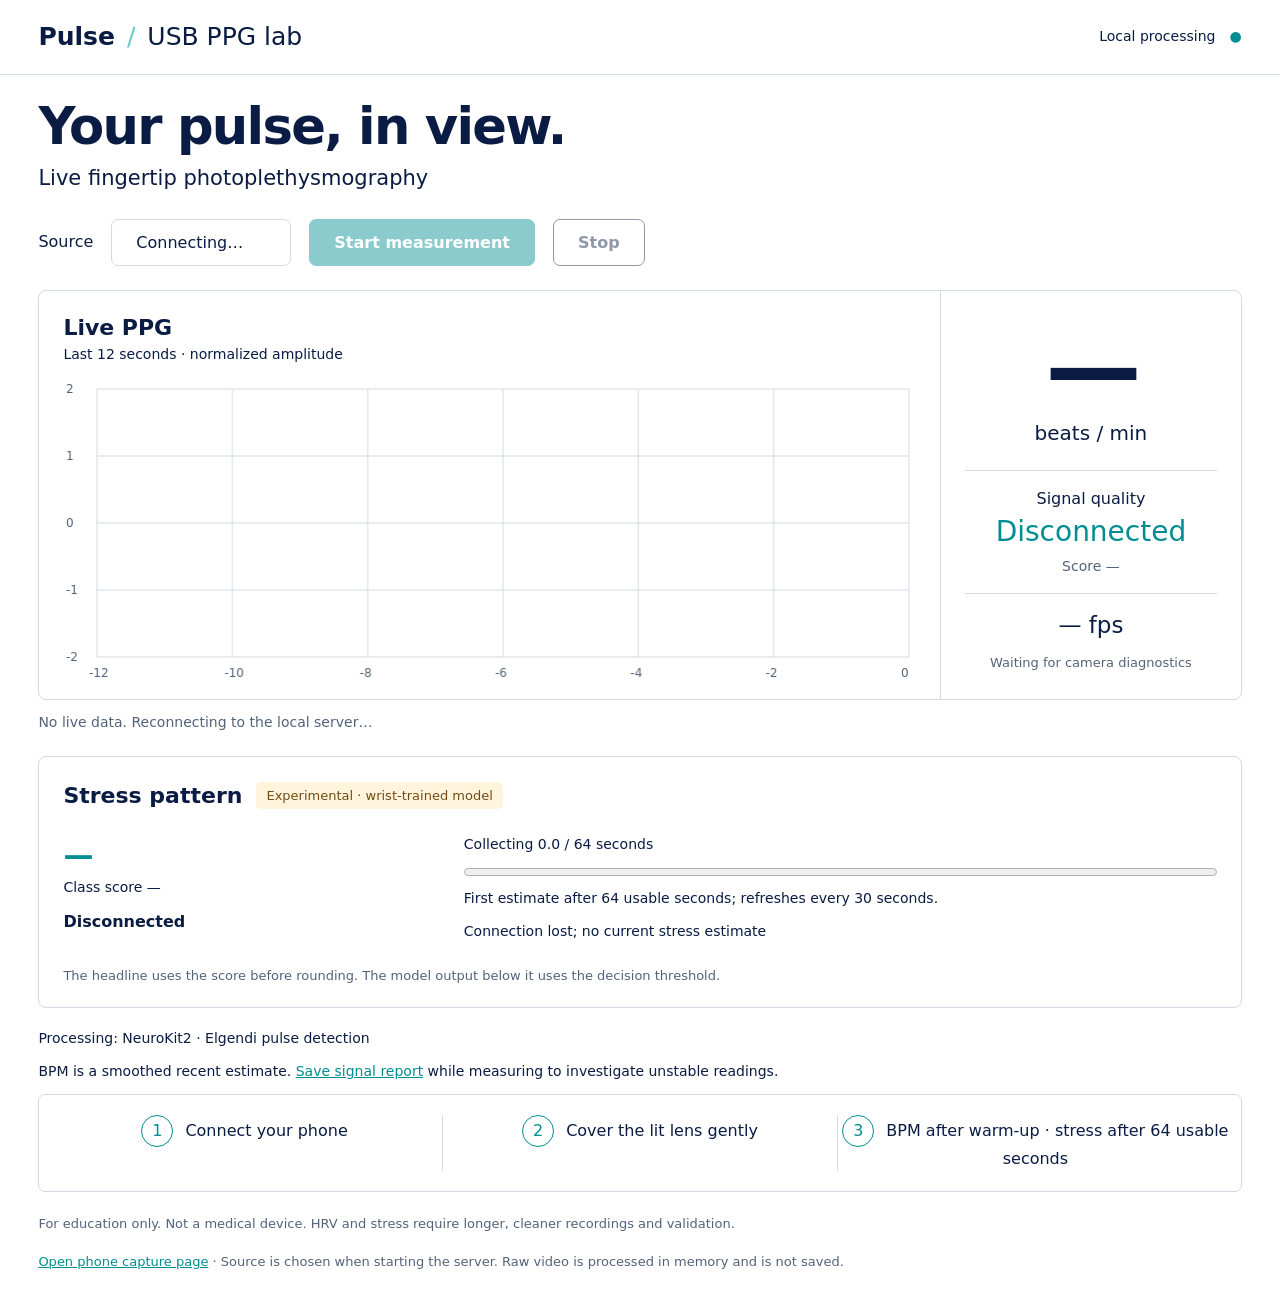
<file: static/index.html>
<!doctype html><html lang="en"><head><meta charset="utf-8"><meta name="viewport" content="width=device-width,initial-scale=1"><title>Pulse / USB PPG lab</title><link rel="icon" href="data:,"><link rel="stylesheet" href="/static/style.css?v=stress-rolling-2"></head><body>
<header><div class="brand"><b>Pulse</b><span>/</span>USB PPG lab</div><div class="local">Local processing</div></header>
<main><h1>Your pulse, in view.</h1><p class="subtitle">Live fingertip photoplethysmography</p>
<div class="controls"><span>Source</span><span id="source" class="source">Connecting…</span><button id="start" class="primary" disabled>Start measurement</button><button id="stop" disabled>Stop</button><span id="demo" class="notice"></span></div>
<section class="monitor"><div class="plot"><h2>Live PPG</h2><p class="caption">Last 12 seconds · normalized amplitude</p><canvas id="wave" role="img" aria-label="Live PPG waveform, normalized amplitude over the last 12 seconds"></canvas></div><aside class="metrics"><div><div id="bpm" class="bpm">—</div><div class="units">beats / min</div></div><div class="qualitybox">Signal quality<div id="quality">Connecting</div><div id="score">Score —</div></div><div id="fps">— fps</div><div id="diagnostics" class="diagnostics">Waiting for camera diagnostics</div></aside></section>
<p class="status" id="status" role="status">Connecting to local server…</p>
<section class="stress-panel" aria-labelledby="stress-title">
<div class="stress-heading"><h2 id="stress-title">Stress pattern</h2><span class="experimental">Experimental · wrist-trained model</span></div>
<div class="stress-layout"><div><div id="stress-label" class="stress-label">—</div><p id="stress-model-label" class="caption" hidden></p><p id="stress-score" class="caption">Class score —</p><p id="stress-state" class="stress-state" role="status">Connecting</p></div>
<div><label for="stress-progress" id="stress-progress-label">Collecting 0 / 64 seconds</label><progress id="stress-progress" value="0" max="64"></progress><p id="stress-timing" class="caption">First estimate after 64 usable seconds; refreshes every 30 seconds.</p><p id="stress-reason" class="caption">Waiting for the local monitor</p></div></div>
<p id="stress-prv" class="caption"></p><p id="stress-history" class="caption" hidden></p>
<p class="stress-limit">The headline uses the score before rounding. The model output below it uses the decision threshold.</p>
</section>
<p class="caption">Processing: NeuroKit2 · Elgendi pulse detection</p>
<p class="caption">BPM is a smoothed recent estimate. <a href="/api/signal-report" download="pulse-signal-report.json">Save signal report</a> while measuring to investigate unstable readings.</p>
<ol class="steps"><li>Connect your phone</li><li>Cover the lit lens gently</li><li>BPM after warm-up · stress after 64 usable seconds</li></ol>
<footer><p>For education only. Not a medical device. HRV and stress require longer, cleaner recordings and validation.</p><p id="phoneLink"><a href="/phone">Open phone capture page</a> · Source is chosen when starting the server. Raw video is processed in memory and is not saved.</p></footer></main><script src="/static/monitor.js?v=stress-labels-2"></script></body></html>
</file>
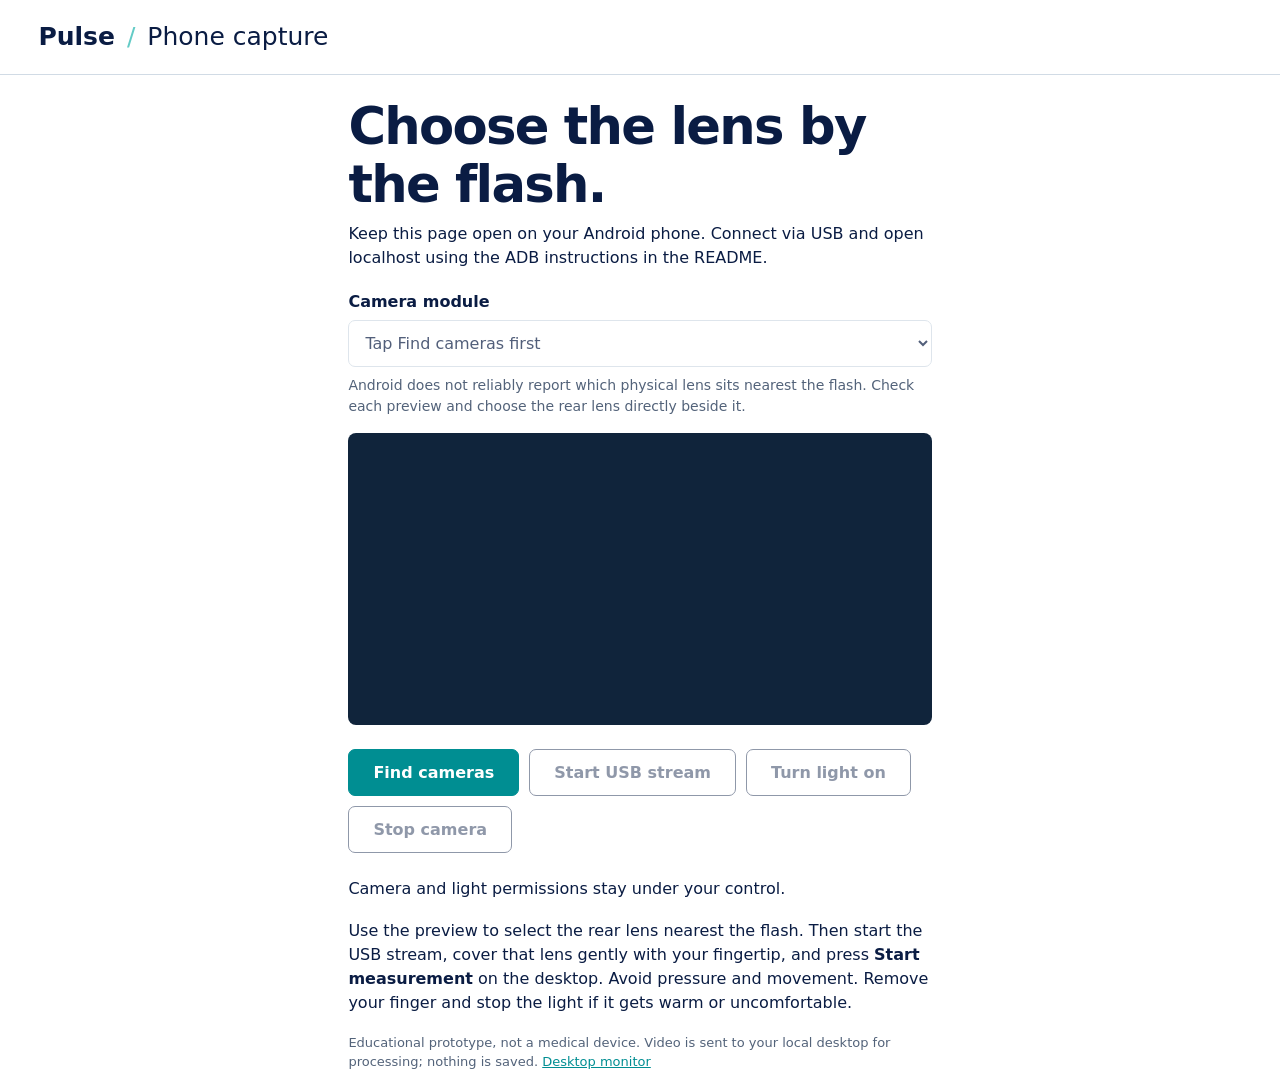
<file: static/phone.html>
<!doctype html><html lang="en"><head><meta charset="utf-8"><meta name="viewport" content="width=device-width,initial-scale=1"><title>Pulse / Phone capture</title><link rel="stylesheet" href="/static/style.css"><link rel="stylesheet" href="/static/camera-selector.css"></head><body><header><div class="brand"><b>Pulse</b><span>/</span>Phone capture</div></header><main class="phone"><h1>Choose the lens by the flash.</h1><p>Keep this page open on your Android phone. Connect via USB and open localhost using the ADB instructions in the README.</p><label class="camera-label" for="camera">Camera module</label><select id="camera" disabled><option>Tap Find cameras first</option></select><p class="camera-help">Android does not reliably report which physical lens sits nearest the flash. Check each preview and choose the rear lens directly beside it.</p><video id="video" autoplay muted playsinline></video><div class="controls"><button id="discover" class="primary">Find cameras</button><button id="capture" disabled>Start USB stream</button><button id="torch" disabled>Turn light on</button><button id="end" disabled>Stop camera</button></div><p id="message" role="status">Camera and light permissions stay under your control.</p><p>Use the preview to select the rear lens nearest the flash. Then start the USB stream, cover that lens gently with your fingertip, and press <b>Start measurement</b> on the desktop. Avoid pressure and movement. Remove your finger and stop the light if it gets warm or uncomfortable.</p><footer>Educational prototype, not a medical device. Video is sent to your local desktop for processing; nothing is saved. <a href="/">Desktop monitor</a></footer></main><script src="/static/phone.js"></script></body></html>
</file>
<file: static/style.css>
:root {
  --ink: #0a1c43;
  --teal: #008e92;
  --line: #d1dbe5;
  --muted: #53637a;
}

* { box-sizing: border-box; }
body { margin: 0; background: #fff; color: var(--ink); font: 16px/1.5 system-ui, -apple-system, sans-serif; }
header { padding: 18px 3%; border-bottom: 1px solid var(--line); display: flex; justify-content: space-between; align-items: center; }
.brand { font-size: 25px; }
.brand b { font-weight: 750; }
.brand span { color: #63cbc6; padding: 0 12px; }
.local { font-size: 14px; }
.local::after { content: '●'; color: var(--teal); margin-left: 14px; }
main { max-width: 1480px; padding: 22px 3% 12px; margin: auto; }
h1 { font-size: clamp(32px, 4vw, 54px); line-height: 1.15; letter-spacing: -1.7px; margin: 0 0 8px; }
p { margin: 0 0 18px; }
.subtitle { font-size: 21px; }
.controls { display: flex; align-items: center; gap: 18px; flex-wrap: wrap; margin: 24px 0; }
button, .source { font: 600 16px system-ui; border: 1px solid var(--ink); border-radius: 7px; padding: 13px 24px; background: white; color: var(--ink); }
button { cursor: pointer; }
button.primary { background: var(--teal); border-color: var(--teal); color: white; }
button:disabled { opacity: .45; cursor: default; }
button:focus-visible, a:focus-visible { outline: 3px solid #e59e22; outline-offset: 4px; }
.source { border-color: var(--line); min-width: 180px; font-weight: 400; }
.monitor { display: grid; grid-template-columns: minmax(0, 3fr) minmax(225px, 1fr); border: 1px solid var(--line); border-radius: 8px; overflow: hidden; }
.plot { padding: 20px 24px 12px; min-width: 0; }
h2 { font-size: 22px; margin: 0; }
.caption { font-size: 14px; margin: 0 0 12px; }
.plot canvas { width: 100%; height: 310px; display: block; }
.metrics { border-left: 1px solid var(--line); padding: 24px; text-align: center; display: flex; flex-direction: column; justify-content: center; }
.bpm { font-size: 96px; line-height: 1.05; font-weight: 700; letter-spacing: -5px; }
.units { font-size: 20px; }
.qualitybox { padding: 16px 0; margin: 22px 0 14px; border-top: 1px solid var(--line); border-bottom: 1px solid var(--line); }
#quality { font-size: 28px; color: var(--teal); }
#quality[data-level="poor"] { color: #b14a35; }
#quality[data-level="warming up"], #quality[data-level="waiting"], #quality[data-level="tracking"] { color: #92580c; }
#score { font-size: 14px; color: var(--muted); margin-top: 3px; }
#fps { font-size: 23px; }
.diagnostics { color: var(--muted); font-size: 13px; line-height: 1.45; margin-top: 12px; }
.status { min-height: 30px; color: var(--muted); font-size: 14px; margin: 12px 0; }
.steps { display: flex; border: 1px solid var(--line); border-radius: 7px; padding: 20px 8px; list-style: none; margin: 12px 0 22px; counter-reset: step; }
.steps li { flex: 1; text-align: center; border-right: 1px solid var(--line); }
.steps li:last-child { border: 0; }
.steps li::before { counter-increment: step; content: counter(step); display: inline-grid; place-items: center; width: 30px; height: 30px; border: 1px solid var(--teal); border-radius: 50%; color: var(--teal); margin-right: 12px; }
footer { font-size: 13px; color: var(--muted); }
a { color: var(--teal); }
.phone { max-width: 660px; }
.phone video { display: block; width: 100%; max-height: 300px; background: #10243b; border-radius: 8px; margin: 16px 0; }
.phone .controls { gap: 10px; }
.notice { color: #92580c; font-weight: 600; }
.stress-panel { border: 1px solid var(--line); border-radius: 8px; padding: 22px 24px; margin: 14px 0 20px; }
.stress-heading { display: flex; align-items: center; gap: 14px; flex-wrap: wrap; margin-bottom: 20px; }
.experimental { color: #744b12; background: #fff5dd; padding: 4px 10px; border-radius: 5px; font-size: 13px; }
.stress-layout { display: grid; grid-template-columns: minmax(180px, 1fr) 2fr; gap: 24px; }
.stress-label { font-size: 30px; font-weight: 650; color: var(--teal); }
.stress-state { font-weight: 600; margin: 4px 0 12px; }
.stress-state[data-state="stale"], .stress-state[data-state="unavailable"] { color: #a3432b; }
.stress-limit, #stress-history { font-size: 13px; color: var(--muted); margin: 12px 0 0; }
#stress-progress { display: block; width: 100%; height: 16px; margin: 8px 0; accent-color: var(--teal); }
#stress-progress-label { font-size: 14px; }

@media (max-width: 700px) {
  header { padding: 14px 5%; }
  .brand { font-size: 18px; }
  .local { font-size: 11px; }
  main { padding: 24px 5%; }
  .subtitle { font-size: 17px; }
  .controls { gap: 10px; }
  .source { min-width: 100px; }
  button { padding: 12px 15px; }
  .monitor { grid-template-columns: 1fr; }
  .metrics { border-left: 0; border-top: 1px solid var(--line); display: grid; grid-template-columns: 1fr 1fr; gap: 12px; align-items: center; }
  .bpm { font-size: 64px; }
  .units { font-size: 16px; }
  .qualitybox { margin: 0; padding: 0; border: 0; }
  .plot { padding: 16px; }
  .plot canvas { height: 240px; }
  .steps { display: block; }
  .steps li { text-align: left; border: 0; padding: 6px 14px; }
  #fps { font-size: 18px; grid-column: 1 / -1; }
  .diagnostics { grid-column: 1 / -1; }
  .stress-layout { grid-template-columns: 1fr; gap: 10px; }
  .stress-panel { padding: 18px 16px; }
}
</file>
<file: static/camera-selector.css>
.camera-label{display:block;font-weight:650;margin:20px 0 6px}.phone select{display:block;width:100%;padding:12px;border:1px solid var(--line);border-radius:7px;background:#fff;color:var(--ink);font:16px system-ui}.camera-help{color:var(--muted);font-size:14px;margin:8px 0 12px}.phone select:focus-visible{outline:3px solid #e59e22;outline-offset:4px}
</file>
